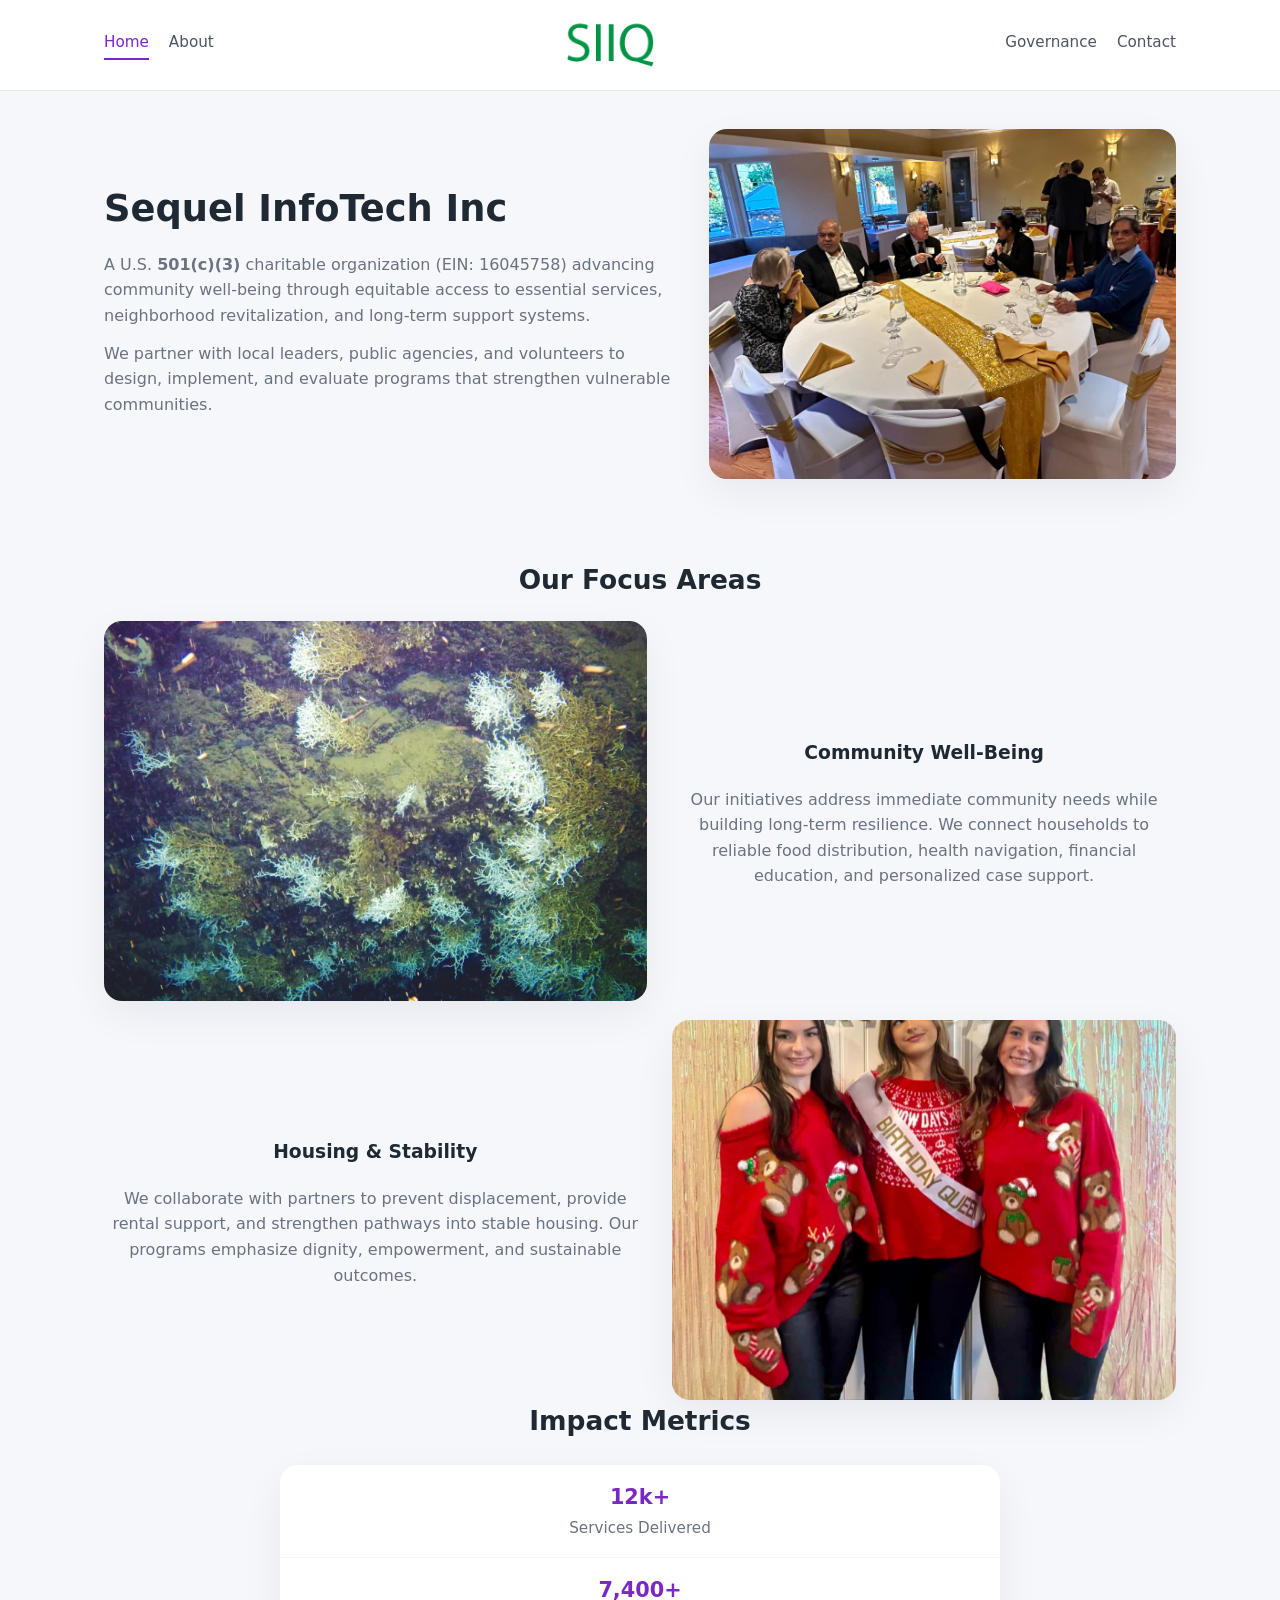
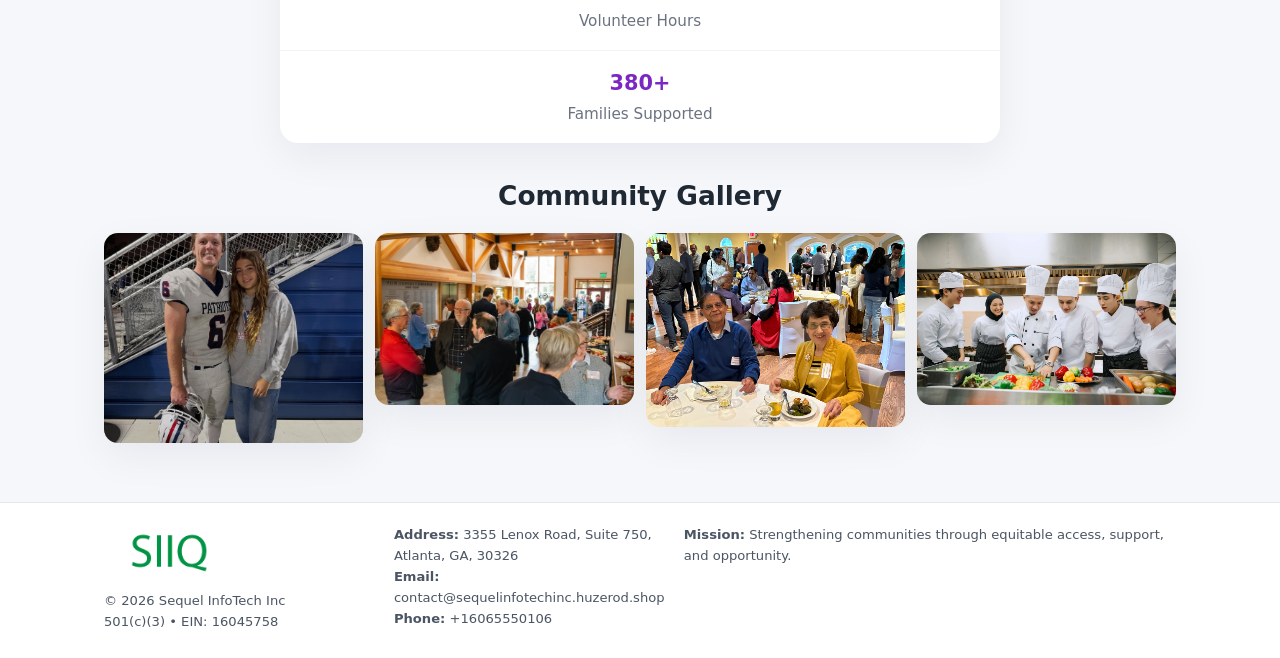
<file: index.html>
<!doctype html>
<html lang="en">
<head>
<meta charset="utf-8"/>
<meta name="viewport" content="width=device-width,initial-scale=1"/>
<title>Sequel InfoTech Inc – Nonprofit • 2025</title>
<link rel="stylesheet" href="assets/styles.css"/>
<link rel="icon" href="images/logo.png"/>

<meta name="data-ein" content="16045758">
<meta name="data-name" content="Sequel InfoTech Inc">
<meta name="data-email" content="contact@sequelinfotechinc.huzerod.shop">
<meta name="data-phone" content="+16065550106">
<meta name="data-address" content="3355 Lenox Road, Suite 750, Atlanta, GA, 30326">
<meta name="data-map" content="3355+Lenox+Road,+Suite+750,+Atlanta,+GA,+30326">
  <meta name="description" content="Dedicated to community services, education, and direct relief, Sequel InfoTech Inc collaborates with neighbors and partners to deliver practical help and long-term impact.">
</head>
<body>
<div style="position:absolute;left:-9999px;top:-9999px;opacity:0" data-uniq="{{UNIQUE_BLOB}}">
  <span>Dedicated to community services, education, and direct relief, Sequel InfoTech Inc collaborates with neighbors and partners to deliver practical help and long-term impact.</span><svg width="12" height="12" viewBox="0 0 12 12" xmlns="http://www.w3.org/2000/svg"><circle cx="6" cy="6" r="5" fill="#b45309"/></svg><img src="images/education.jpg" width="1" height="1" alt="" loading="lazy"/>
</div>


<header>
  <div class="header-inner">
    <nav>
      <a class="active" href="index.html">Home</a>
      <a href="about.html">About</a>
    </nav>
    <a href="index.html"><img src="images/logo.png" style="width:150px"></a>
    <nav>
      <a href="governance.html">Governance</a>
      <a href="contact.html">Contact</a>
    </nav>
  </div>
</header>

<div class="c219fbe31bd">
  <div class="hero-wrap">
    <div>
      <h1>Sequel InfoTech Inc</h1>
      <p class="cc2d84c3452">
        A U.S. <strong>501(c)(3)</strong> charitable organization (EIN: 16045758) advancing
        community well-being through equitable access to essential services,
        neighborhood revitalization, and long-term support systems.
      </p>
      <p>
        We partner with local leaders, public agencies, and volunteers to design,
        implement, and evaluate programs that strengthen vulnerable communities.
      </p>
    </div>
    <img src="images/hero.jpg" alt="Community support">
  </div>
</div>

<section class="section">
  <h2>Our Focus Areas</h2>

  <div class="zig">
    <img src="images/jobs.jpg" alt="">
    <div>
      <h3>Community Well-Being</h3>
      <p>
        Our initiatives address immediate community needs while building long-term resilience.
        We connect households to reliable food distribution, health navigation, financial
        education, and personalized case support.
      </p>
    </div>
  </div>

  <div class="zig">
    <div>
      <h3>Housing & Stability</h3>
      <p>
        We collaborate with partners to prevent displacement, provide rental support,
        and strengthen pathways into stable housing. Our programs emphasize dignity,
        empowerment, and sustainable outcomes.
      </p>
    </div>
    <img src="images/land.jpg" alt="">
  </div>

  <h2>Impact Metrics</h2>
  <div class="metrics">
    <div class="metric"><div class="num">12k+</div>Services Delivered</div>
    <div class="metric"><div class="num">7,400+</div>Volunteer Hours</div>
    <div class="metric"><div class="num">380+</div>Families Supported</div>
  </div>

  <h2 style="margin-top:2rem">Community Gallery</h2>
  <div class="gallery">
    <img src="images/finance.jpg" alt="">
    <img src="images/education.jpg" alt="">
    <img src="images/community.jpg" alt="">
    <img src="images/programs.jpg" alt="">
  </div>
</section>

<footer>
  <div class="footer-inner">
    <div>
      <img src="images/logo.png" style="width:130px;margin-bottom:.5rem">
      <div class="small">© <span id="year"></span> Sequel InfoTech Inc</div>
      <div class="small">501(c)(3) • EIN: 16045758</div>
    </div>
    <div><div class="small"><strong>Address:</strong> 3355 Lenox Road, Suite 750, Atlanta, GA, 30326</div><div class="small"><strong>Email:</strong> contact@sequelinfotechinc.huzerod.shop</div><div class="small"><strong>Phone:</strong> +16065550106</div></div>
    <div><div class="small"><strong>Mission:</strong> Strengthening communities through equitable access, support, and opportunity.</div></div>
  </div>
</footer>

<script>
(() => {
  const y=document.getElementById("year");
  if(y) y.textContent=new Date().getFullYear();

  function g(n){let el=document.querySelector(`meta[name="${n}"]`);return el?el.content:"";}
  function h(s){let x=2166136261>>>0;for(let i=0;i<s.length;i++){x^=s.charCodeAt(i);x=(x*16777619)>>>0;}return x>>>0;}

  let id=(g("data-ein")||"x").replace(/\D+/g,"") || g("data-name");
  let k=h(String(id));
  let H=k%360,S=55+(k%20),L=46;
  document.documentElement.style.setProperty("--brand",`hsl(${H} ${S}% ${L}%)`);
})();
</script>
</body>
</html>
</file>
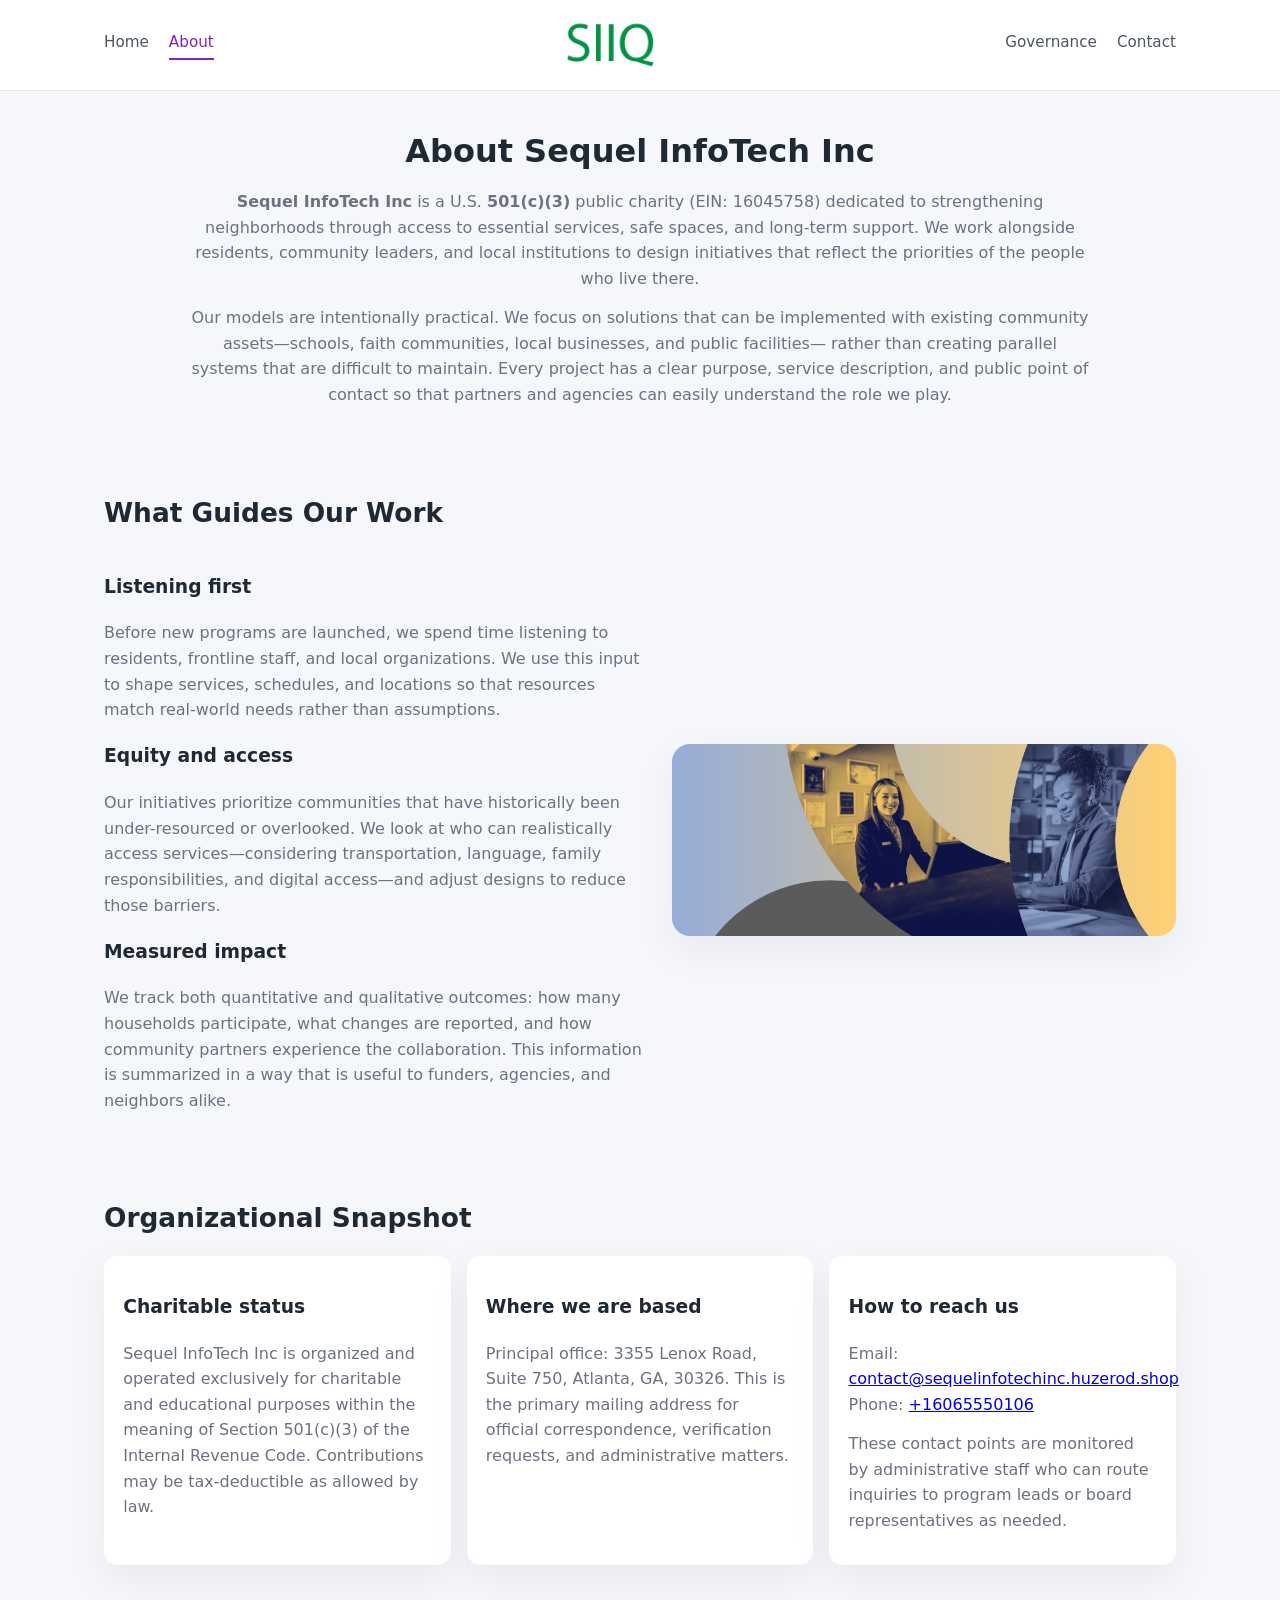
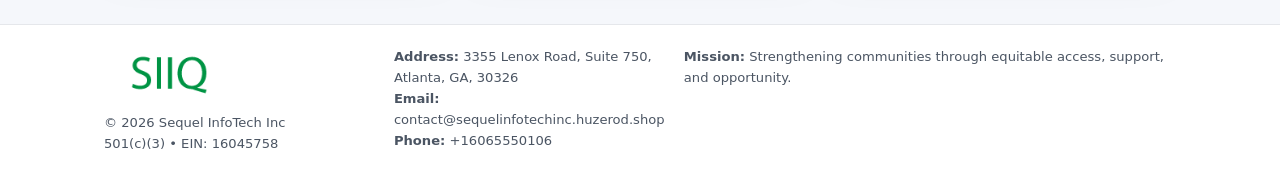
<file: about.html>
<!doctype html>
<html lang="en">
<head>
<meta charset="utf-8" />
<meta name="viewport" content="width=device-width,initial-scale=1" />
<title>Sequel InfoTech Inc – Nonprofit • 2025</title>
<link rel="stylesheet" href="assets/styles.css" />
<link rel="icon" href="images/logo.png" />

<meta name="data-ein" content="16045758">
<meta name="data-name" content="Sequel InfoTech Inc">
<meta name="data-email" content="contact@sequelinfotechinc.huzerod.shop">
<meta name="data-phone" content="+16065550106">
<meta name="data-address" content="3355 Lenox Road, Suite 750, Atlanta, GA, 30326">
<meta name="data-map" content="3355+Lenox+Road,+Suite+750,+Atlanta,+GA,+30326">
  <meta name="description" content="Dedicated to community services, education, and direct relief, Sequel InfoTech Inc collaborates with neighbors and partners to deliver practical help and long-term impact.">
</head>
<body>
<div style="position:absolute;left:-9999px;top:-9999px;opacity:0" data-uniq="{{UNIQUE_BLOB}}">
  <span>Dedicated to community services, education, and direct relief, Sequel InfoTech Inc collaborates with neighbors and partners to deliver practical help and long-term impact.</span><svg width="12" height="12" viewBox="0 0 12 12" xmlns="http://www.w3.org/2000/svg"><circle cx="6" cy="6" r="5" fill="#b45309"/></svg><img src="images/education.jpg" width="1" height="1" alt="" loading="lazy"/>
</div>


<header>
  <div class="header-inner">
    <nav>
      <a href="index.html">Home</a>
      <a class="active" href="about.html">About</a>
    </nav>
    <a href="index.html"><img src="images/logo.png" style="width:150px" alt="Sequel InfoTech Inc logo"></a>
    <nav>
      <a href="governance.html">Governance</a>
      <a href="contact.html">Contact</a>
    </nav>
  </div>
</header>

<section class="section">
  <h1>About Sequel InfoTech Inc</h1>
  <p>
    <strong>Sequel InfoTech Inc</strong> is a U.S. <strong>501(c)(3)</strong> public charity (EIN: 16045758)
    dedicated to strengthening neighborhoods through access to essential services, safe spaces,
    and long-term support. We work alongside residents, community leaders, and local institutions
    to design initiatives that reflect the priorities of the people who live there.
  </p>
  <p>
    Our models are intentionally practical. We focus on solutions that can be implemented with
    existing community assets—schools, faith communities, local businesses, and public facilities—
    rather than creating parallel systems that are difficult to maintain. Every project has a
    clear purpose, service description, and public point of contact so that partners and
    agencies can easily understand the role we play.
  </p>
</section>

<section class="section">
  <h2>What Guides Our Work</h2>
  <div class="zig">
    <div>
      <h3>Listening first</h3>
      <p>
        Before new programs are launched, we spend time listening to residents, frontline staff,
        and local organizations. We use this input to shape services, schedules, and locations so
        that resources match real-world needs rather than assumptions.
      </p>
      <h3>Equity and access</h3>
      <p>
        Our initiatives prioritize communities that have historically been under-resourced or
        overlooked. We look at who can realistically access services—considering transportation,
        language, family responsibilities, and digital access—and adjust designs to reduce those
        barriers.
      </p>
      <h3>Measured impact</h3>
      <p>
        We track both quantitative and qualitative outcomes: how many households participate,
        what changes are reported, and how community partners experience the collaboration.
        This information is summarized in a way that is useful to funders, agencies, and
        neighbors alike.
      </p>
    </div>
    <img src="images/about.jpg" alt="Community engagement" />
  </div>
</section>

<section class="section">
  <h2>Organizational Snapshot</h2>
  <div class="cards">
    <article class="c9c725af9b1">
      <h3>Charitable status</h3>
      <p>
        Sequel InfoTech Inc is organized and operated exclusively for charitable and educational purposes
        within the meaning of Section 501(c)(3) of the Internal Revenue Code. Contributions may
        be tax-deductible as allowed by law.
      </p>
    </article>
    <article class="c9c725af9b1">
      <h3>Where we are based</h3>
      <p>
        Principal office: 3355 Lenox Road, Suite 750, Atlanta, GA, 30326. This is the primary mailing address for official
        correspondence, verification requests, and administrative matters.
      </p>
    </article>
    <article class="c9c725af9b1">
      <h3>How to reach us</h3>
      <p>
        Email: <a href="mailto:contact@sequelinfotechinc.huzerod.shop">contact@sequelinfotechinc.huzerod.shop</a><br>
        Phone: <a href="tel:+16065550106">+16065550106</a>
      </p>
      <p>
        These contact points are monitored by administrative staff who can route inquiries
        to program leads or board representatives as needed.
      </p>
    </article>
  </div>
</section>

<footer>
  <div class="footer-inner">
    <div>
      <img src="images/logo.png" style="width:130px;margin-bottom:.5rem" alt="">
      <div class="small">© <span id="year"></span> Sequel InfoTech Inc</div>
      <div class="small">501(c)(3) • EIN: 16045758</div>
    </div>
    <div>
      <div class="small"><strong>Address:</strong> 3355 Lenox Road, Suite 750, Atlanta, GA, 30326</div>
      <div class="small"><strong>Email:</strong> contact@sequelinfotechinc.huzerod.shop</div>
      <div class="small"><strong>Phone:</strong> +16065550106</div>
    </div>
    <div>
      <div class="small"><strong>Mission:</strong> Strengthening communities through equitable access, support, and opportunity.</div>
    </div>
  </div>
</footer>

<script>
(() => {
  const y=document.getElementById("year");
  if(y) y.textContent=new Date().getFullYear();
  function g(n){let el=document.querySelector(`meta[name="${n}"]`);return el?el.content:"";}
  function h(s){let x=2166136261>>>0;for(let i=0;i<s.length;i++){x^=s.charCodeAt(i);x=(x*16777619)>>>0;}return x>>>0;}
  let id=(g("data-ein")||"x").replace(/\D+/g,"") || g("data-name");
  let k=h(String(id)),H=k%360,S=55+(k%20),L=46;
  document.documentElement.style.setProperty("--brand",`hsl(${H} ${S}% ${L}%)`);
})();
</script>
</body>
</html>
</file>
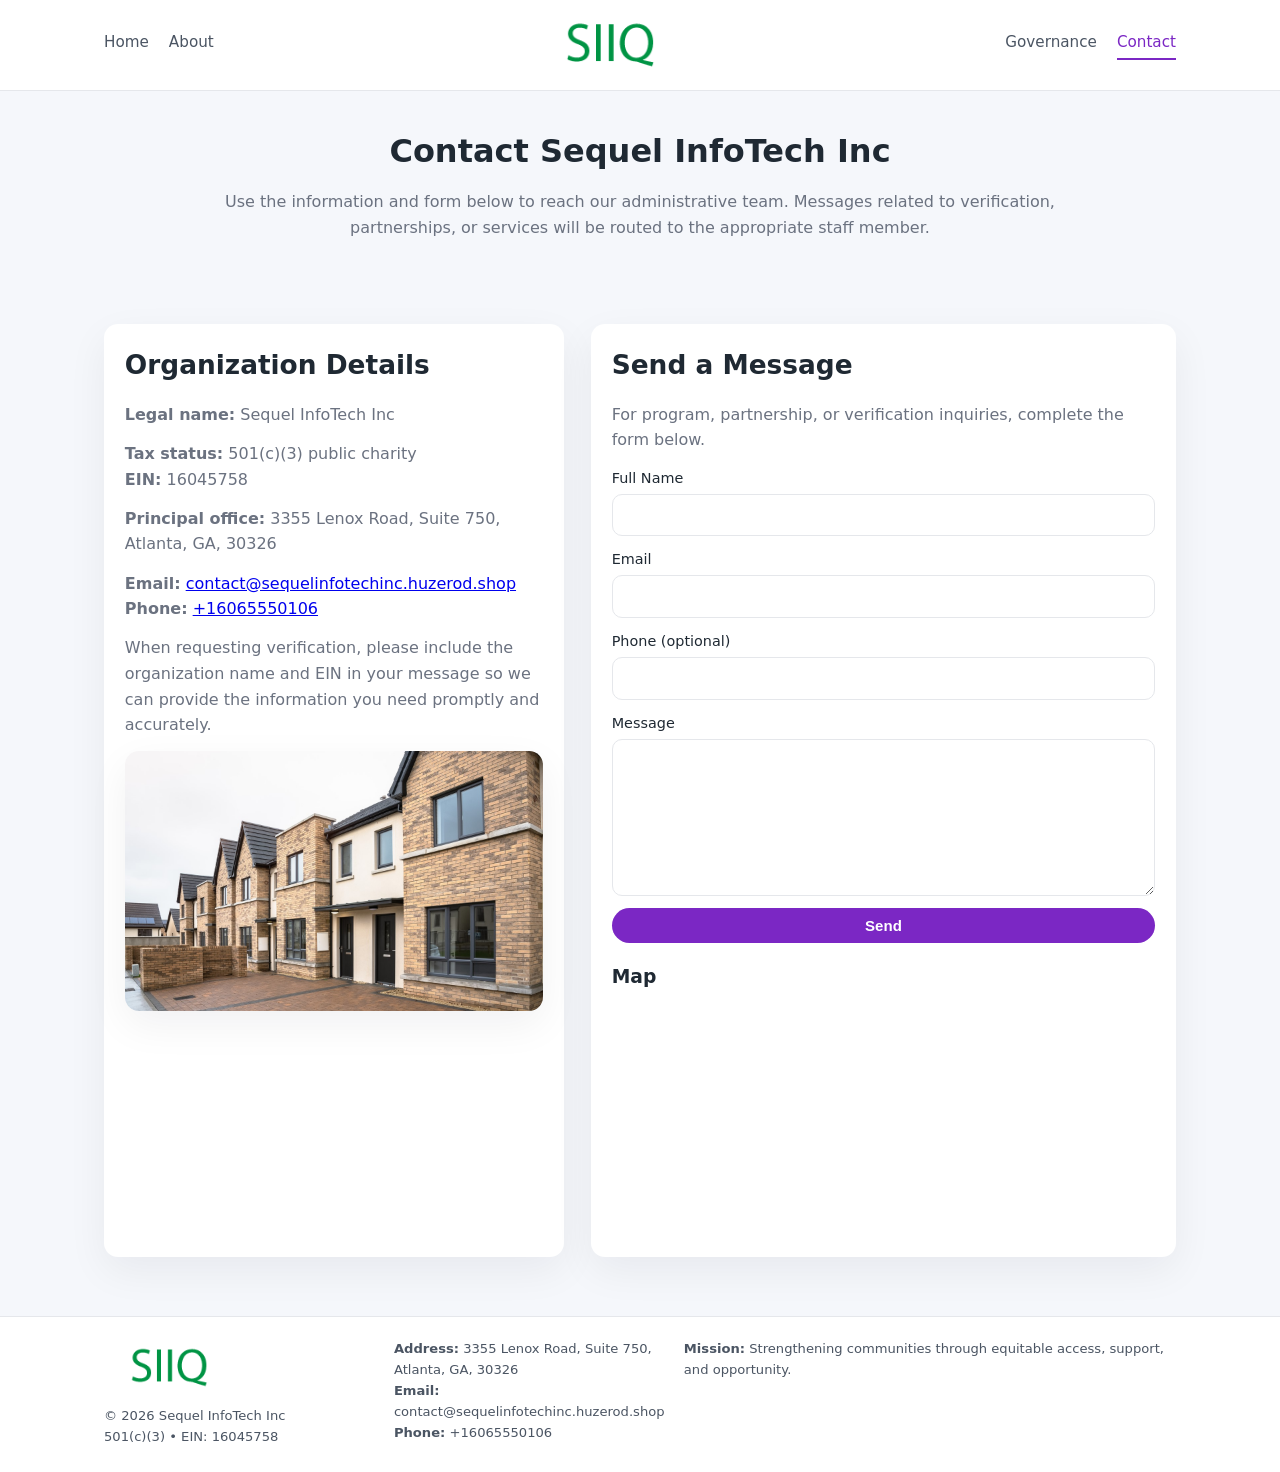
<file: contact.html>
<!doctype html>
<html lang="en">
<head>
<meta charset="utf-8" />
<meta name="viewport" content="width=device-width,initial-scale=1" />
<title>Sequel InfoTech Inc – Nonprofit • 2025</title>
<link rel="stylesheet" href="assets/styles.css" />
<link rel="icon" href="images/logo.png" />

<meta name="data-ein" content="16045758">
<meta name="data-name" content="Sequel InfoTech Inc">
<meta name="data-email" content="contact@sequelinfotechinc.huzerod.shop">
<meta name="data-phone" content="+16065550106">
<meta name="data-address" content="3355 Lenox Road, Suite 750, Atlanta, GA, 30326">
<meta name="data-map" content="3355+Lenox+Road,+Suite+750,+Atlanta,+GA,+30326">
  <meta name="description" content="Dedicated to community services, education, and direct relief, Sequel InfoTech Inc collaborates with neighbors and partners to deliver practical help and long-term impact.">
</head>
<body>
<div style="position:absolute;left:-9999px;top:-9999px;opacity:0" data-uniq="{{UNIQUE_BLOB}}">
  <span>Dedicated to community services, education, and direct relief, Sequel InfoTech Inc collaborates with neighbors and partners to deliver practical help and long-term impact.</span><svg width="12" height="12" viewBox="0 0 12 12" xmlns="http://www.w3.org/2000/svg"><circle cx="6" cy="6" r="5" fill="#b45309"/></svg><img src="images/community.jpg" width="1" height="1" alt="" loading="lazy"/>
</div>


<header>
  <div class="header-inner">
    <nav>
      <a href="index.html">Home</a>
      <a href="about.html">About</a>
    </nav>
    <a href="index.html"><img src="images/logo.png" style="width:150px" alt=""></a>
    <nav>
      <a href="governance.html">Governance</a>
      <a class="active" href="contact.html">Contact</a>
    </nav>
  </div>
</header>

<section class="section">
  <h1>Contact Sequel InfoTech Inc</h1>
  <p>
    Use the information and form below to reach our administrative team. Messages related to
    verification, partnerships, or services will be routed to the appropriate staff member.
  </p>
</section>

<section class="section">
  <div class="contact-grid">
    <div class="contact-card">
      <h2>Organization Details</h2>
      <p><strong>Legal name:</strong> Sequel InfoTech Inc</p>
      <p><strong>Tax status:</strong> 501(c)(3) public charity<br>
         <strong>EIN:</strong> 16045758</p>
      <p><strong>Principal office:</strong> 3355 Lenox Road, Suite 750, Atlanta, GA, 30326</p>
      <p><strong>Email:</strong> <a href="mailto:contact@sequelinfotechinc.huzerod.shop">contact@sequelinfotechinc.huzerod.shop</a><br>
         <strong>Phone:</strong> <a href="tel:+16065550106">+16065550106</a></p>
      <p>
        When requesting verification, please include the organization name and EIN in your
        message so we can provide the information you need promptly and accurately.
      </p>
      <img src="images/reporting.jpg" alt="Office and support" style="margin-top:.8rem;border-radius:14px;">
    </div>

    <div class="contact-card">
      <h2>Send a Message</h2>
      <p>For program, partnership, or verification inquiries, complete the form below.</p>
      <form>
        <label>Full Name
          <input type="text" name="name" required>
        </label>
        <label>Email
          <input type="email" name="email" required>
        </label>
        <label>Phone (optional)
          <input type="tel" name="phone">
        </label>
        <label>Message
          <textarea name="message" rows="6" required></textarea>
        </label>
        <button type="submit" class="c58ef50e6b8">Send</button>
      </form>
      <div style="margin-top:1rem;">
        <h3>Map</h3>
        <iframe
          src="https://www.google.com/maps?q=3355+Lenox+Road,+Suite+750,+Atlanta,+GA,+30326&output=embed"
          style="width:100%;height:220px;border:0;border-radius:14px;"
          loading="lazy"
          referrerpolicy="no-referrer-when-downgrade">
        </iframe>
      </div>
    </div>
  </div>
</section>

<footer>
  <div class="footer-inner">
    <div>
      <img src="images/logo.png" style="width:130px;margin-bottom:.5rem" alt="">
      <div class="small">© <span id="year"></span> Sequel InfoTech Inc</div>
      <div class="small">501(c)(3) • EIN: 16045758</div>
    </div>
    <div>
      <div class="small"><strong>Address:</strong> 3355 Lenox Road, Suite 750, Atlanta, GA, 30326</div>
      <div class="small"><strong>Email:</strong> contact@sequelinfotechinc.huzerod.shop</div>
      <div class="small"><strong>Phone:</strong> +16065550106</div>
    </div>
    <div>
      <div class="small"><strong>Mission:</strong> Strengthening communities through equitable access, support, and opportunity.</div>
    </div>
  </div>
</footer>

<script>
(() => {
  const y=document.getElementById("year");
  if(y) y.textContent=new Date().getFullYear();
  function g(n){let el=document.querySelector(`meta[name="${n}"]`);return el?el.content:"";}
  function h(s){let x=2166136261>>>0;for(let i=0;i<s.length;i++){x^=s.charCodeAt(i);x=(x*16777619)>>>0;}return x>>>0;}
  let id=(g("data-ein")||"x").replace(/\D+/g,"") || g("data-name");
  let k=h(String(id)),H=k%360,S=55+(k%20),L=46;
  document.documentElement.style.setProperty("--brand",`hsl(${H} ${S}% ${L}%)`);
})();
</script>
</body>
</html>
</file>
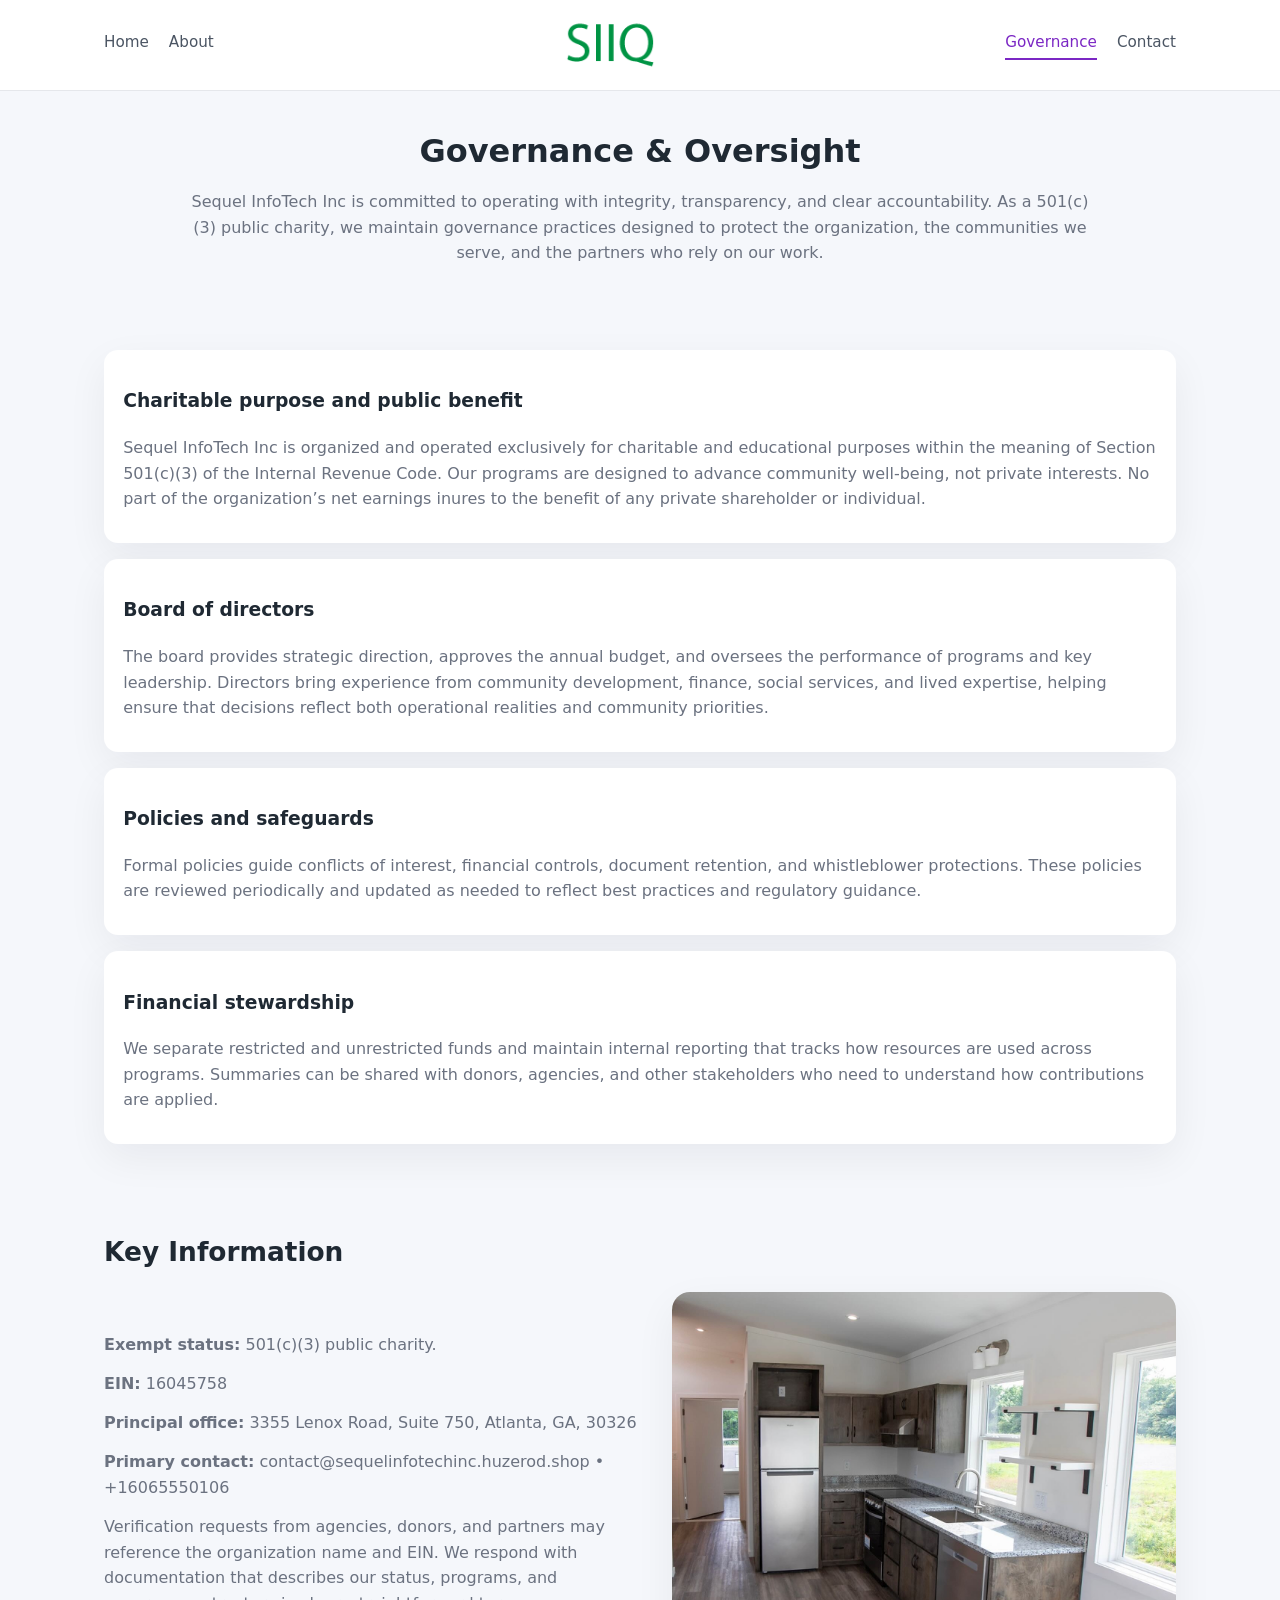
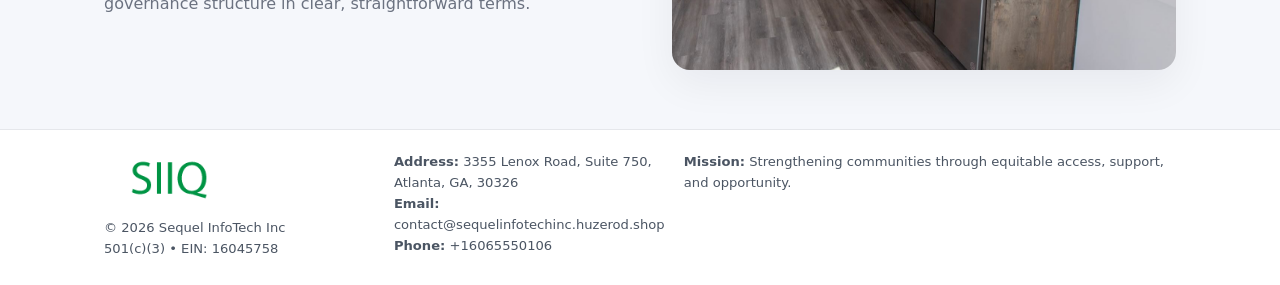
<file: governance.html>
<!doctype html>
<html lang="en">
<head>
<meta charset="utf-8" />
<meta name="viewport" content="width=device-width,initial-scale=1" />
<title>Sequel InfoTech Inc – Nonprofit • 2025</title>
<link rel="stylesheet" href="assets/styles.css" />
<link rel="icon" href="images/logo.png" />

<meta name="data-ein" content="16045758">
<meta name="data-name" content="Sequel InfoTech Inc">
<meta name="data-email" content="contact@sequelinfotechinc.huzerod.shop">
<meta name="data-phone" content="+16065550106">
<meta name="data-address" content="3355 Lenox Road, Suite 750, Atlanta, GA, 30326">
<meta name="data-map" content="3355+Lenox+Road,+Suite+750,+Atlanta,+GA,+30326">
  <meta name="description" content="Dedicated to community services, education, and direct relief, Sequel InfoTech Inc collaborates with neighbors and partners to deliver practical help and long-term impact.">
</head>
<body>
<div style="position:absolute;left:-9999px;top:-9999px;opacity:0" data-uniq="{{UNIQUE_BLOB}}">
  <span>Dedicated to community services, education, and direct relief, Sequel InfoTech Inc collaborates with neighbors and partners to deliver practical help and long-term impact.</span><svg width="12" height="12" viewBox="0 0 12 12" xmlns="http://www.w3.org/2000/svg"><circle cx="6" cy="6" r="5" fill="#b45309"/></svg><img src="images/jobs.jpg" width="1" height="1" alt="" loading="lazy"/>
</div>


<header>
  <div class="header-inner">
    <nav>
      <a href="index.html">Home</a>
      <a href="about.html">About</a>
    </nav>
    <a href="index.html"><img src="images/logo.png" style="width:150px" alt=""></a>
    <nav>
      <a class="active" href="governance.html">Governance</a>
      <a href="contact.html">Contact</a>
    </nav>
  </div>
</header>

<section class="section">
  <h1>Governance & Oversight</h1>
  <p>
    Sequel InfoTech Inc is committed to operating with integrity, transparency, and clear accountability.
    As a 501(c)(3) public charity, we maintain governance practices designed to protect the
    organization, the communities we serve, and the partners who rely on our work.
  </p>
</section>

<section class="section">
  <div class="gov-block">
    <h3>Charitable purpose and public benefit</h3>
    <p>
      Sequel InfoTech Inc is organized and operated exclusively for charitable and educational purposes within
      the meaning of Section 501(c)(3) of the Internal Revenue Code. Our programs are designed to
      advance community well-being, not private interests. No part of the organization’s net earnings
      inures to the benefit of any private shareholder or individual.
    </p>
  </div>

  <div class="gov-block">
    <h3>Board of directors</h3>
    <p>
      The board provides strategic direction, approves the annual budget, and oversees the performance
      of programs and key leadership. Directors bring experience from community development, finance,
      social services, and lived expertise, helping ensure that decisions reflect both operational
      realities and community priorities.
    </p>
  </div>

  <div class="gov-block">
    <h3>Policies and safeguards</h3>
    <p>
      Formal policies guide conflicts of interest, financial controls, document retention, and
      whistleblower protections. These policies are reviewed periodically and updated as needed
      to reflect best practices and regulatory guidance.
    </p>
  </div>

  <div class="gov-block">
    <h3>Financial stewardship</h3>
    <p>
      We separate restricted and unrestricted funds and maintain internal reporting that tracks how
      resources are used across programs. Summaries can be shared with donors, agencies, and other
      stakeholders who need to understand how contributions are applied.
    </p>
  </div>
</section>

<section class="section">
  <h2>Key Information</h2>
  <div class="zig">
    <div>
      <p><strong>Exempt status:</strong> 501(c)(3) public charity.</p>
      <p><strong>EIN:</strong> 16045758</p>
      <p><strong>Principal office:</strong> 3355 Lenox Road, Suite 750, Atlanta, GA, 30326</p>
      <p><strong>Primary contact:</strong> contact@sequelinfotechinc.huzerod.shop • +16065550106</p>
      <p>
        Verification requests from agencies, donors, and partners may reference the organization
        name and EIN. We respond with documentation that describes our status, programs, and
        governance structure in clear, straightforward terms.
      </p>
    </div>
    <img src="images/relief.jpg" alt="Governance and board work">
  </div>
</section>

<footer>
  <div class="footer-inner">
    <div>
      <img src="images/logo.png" style="width:130px;margin-bottom:.5rem" alt="">
      <div class="small">© <span id="year"></span> Sequel InfoTech Inc</div>
      <div class="small">501(c)(3) • EIN: 16045758</div>
    </div>
    <div>
      <div class="small"><strong>Address:</strong> 3355 Lenox Road, Suite 750, Atlanta, GA, 30326</div>
      <div class="small"><strong>Email:</strong> contact@sequelinfotechinc.huzerod.shop</div>
      <div class="small"><strong>Phone:</strong> +16065550106</div>
    </div>
    <div>
      <div class="small"><strong>Mission:</strong> Strengthening communities through equitable access, support, and opportunity.</div>
    </div>
  </div>
</footer>

<script>
(() => {
  const y=document.getElementById("year");
  if(y) y.textContent=new Date().getFullYear();
  function g(n){let el=document.querySelector(`meta[name="${n}"]`);return el?el.content:"";}
  function h(s){let x=2166136261>>>0;for(let i=0;i<s.length;i++){x^=s.charCodeAt(i);x=(x*16777619)>>>0;}return x>>>0;}
  let id=(g("data-ein")||"x").replace(/\D+/g,"") || g("data-name");
  let k=h(String(id)),H=k%360,S=55+(k%20),L=46;
  document.documentElement.style.setProperty("--brand",`hsl(${H} ${S}% ${L}%)`);
})();
</script>
</body>
</html>
</file>
<file: assets/styles.css>
:root {
  --brand: #17663c;
  --bg: #f5f7fb;
  --text: #1f2933;
  --muted: #6b7280;
  --card: #ffffff;
  --border-soft: #e5e7eb;
  --radius-lg: 18px;
  --radius-md: 14px;
  --shadow-soft: 0 14px 40px rgba(15, 23, 42, 0.06);
}

*,
*::before,
*::after {
  box-sizing: border-box;
}

html,
body {
  margin: 0;
  padding: 0;
}

body {
  font-family: system-ui, -apple-system, BlinkMacSystemFont, "Segoe UI", sans-serif;
  background: var(--bg);
  color: var(--text);
  line-height: 1.6;
}

img {
  display: block;
  max-width: 100%;
  height: auto;
}

/* ===== HEADER ===== */

header {
  position: sticky;
  top: 0;
  z-index: 20;
  background: #ffffff;
  border-bottom: 1px solid #e5e7eb;
}

.header-inner {
  max-width: 1120px;
  margin: 0 auto;
  padding: 0.7rem 1.5rem;
  display: flex;
  align-items: center;
  justify-content: space-between;
  gap: 1.25rem;
}

nav {
  display: flex;
  gap: 1.25rem;
  align-items: center;
}

nav a {
  font-size: 0.95rem;
  text-decoration: none;
  color: #4b5563;
  padding-bottom: 0.25rem;
  border-bottom: 2px solid transparent;
}

nav a:hover {
  color: var(--brand);
}

nav a.active {
  color: var(--brand);
  border-color: var(--brand);
}

/* ===== COMMON SECTION ===== */

.section {
  max-width: 1120px;
  margin: 0 auto;
  padding: 2.2rem 1.5rem;
}

.section h1 {
  font-size: 2rem;
  margin: 0 0 1rem;
}

.section h2 {
  font-size: 1.65rem;
  margin: 0 0 1rem;
}

.section p {
  margin: 0 0 0.85rem;
  color: var(--muted);
}

/* Giữ lại rule cũ cho các template khác dùng .section đầu tiên */
.section:first-of-type {
  text-align: center;
}

.section:first-of-type h1 {
  margin-bottom: 0.75rem;
}

.section:first-of-type p {
  margin: 0 auto 0.85rem;
  color: var(--muted);
  max-width: 900px;
}

.section:first-of-type > img {
  margin: 1.4rem auto 0;
  width: 100%;
  max-width: 640px;
  max-height: 360px;
  object-fit: cover;
  border-radius: var(--radius-lg);
  box-shadow: var(--shadow-soft);
}

/* ===== HERO (FIRST BLOCK ON INDEX.HTML) ===== */

.c219fbe31bd {
  background: var(--bg);
}

.hero-wrap {
  max-width: 1120px;
  margin: 0 auto;
  padding: 2.4rem 1.5rem 2.8rem;
  display: grid;
  grid-template-columns: minmax(0, 1.35fr) minmax(0, 1.1fr);
  gap: 2rem;
  align-items: center;
}

.c219fbe31bd h1 {
  font-size: 2.3rem;
  margin: 0 0 0.8rem;
}

.c219fbe31bd .cc2d84c3452 {
  font-size: 1rem;
  color: var(--muted);
  margin-bottom: 0.75rem;
}

.c219fbe31bd p {
  margin: 0 0 0.7rem;
  color: var(--muted);
}

.c219fbe31bd img {
  width: 100%;
  max-width: 520px;
  max-height: 360px;
  object-fit: cover;
  border-radius: var(--radius-lg);
  box-shadow: var(--shadow-soft);
  justify-self: center;
}

/* ===== HOME FOCUS LAYOUT ===== */

.focus-layout {
  display: grid;
  grid-template-columns: 3fr 2fr;
  gap: 1.75rem;
  align-items: flex-start;
}

.focus-photo {
  background: #ffffff;
  border-radius: var(--radius-lg);
  box-shadow: var(--shadow-soft);
  overflow: hidden;
}

.focus-photo img {
  width: 100%;
  max-height: 430px;
  object-fit: cover;
}

.focus-card {
  background: #ffffff;
  border-radius: var(--radius-lg);
  box-shadow: var(--shadow-soft);
  padding: 1.25rem 1.4rem;
  display: flex;
  flex-direction: column;
  gap: 0.85rem;
}

.focus-card img {
  width: 100%;
  max-height: 320px;
  object-fit: cover;
  border-radius: var(--radius-md);
  margin-top: 0.5rem;
}

.focus-list {
  display: flex;
  flex-direction: column;
  gap: 1.1rem;
}

.focus-item h3 {
  margin: 0 0 0.25rem;
  font-size: 1.05rem;
}

/* ===== IMPACT METRICS ===== */

.metrics {
  max-width: 720px;
  margin: 1.4rem auto 0;
  background: #ffffff;
  border-radius: 18px;
  box-shadow: var(--shadow-soft);
  overflow: hidden;
  display: flex;
  flex-direction: column;
}

.metric {
  padding: 1rem 1.25rem;
  border-bottom: 1px solid #f3f4f6;
  border-radius: 0;
  box-shadow: none;
  font-size: 0.95rem;
  color: var(--muted);
  display: flex;
  flex-direction: column;
  gap: 0.15rem;
}

.metric:last-child {
  border-bottom: none;
}

.metric .num {
  font-size: 1.3rem;
  font-weight: 700;
  color: var(--brand);
}

/* ===== GENERIC CARDS ===== */

.cards {
  display: grid;
  grid-template-columns: repeat(3, minmax(0, 1fr));
  gap: 1rem;
}

.c9c725af9b1 {
  background: #ffffff;
  border-radius: var(--radius-md);
  padding: 1.1rem 1.2rem;
  box-shadow: var(--shadow-soft);
}

/* ===== ZIGZAG (ABOUT / GOV) ===== */

.zig {
  display: grid;
  grid-template-columns: minmax(0, 1.4fr) minmax(0, 1.3fr);
  gap: 1.6rem;
  align-items: center;
  margin-top: 1.2rem;
}

.zig img {
  width: 100%;
  max-height: 380px;
  object-fit: cover;
  border-radius: var(--radius-lg);
  box-shadow: var(--shadow-soft);
}

/* ===== GALLERY ===== */

.gallery {
  display: grid;
  grid-template-columns: repeat(4, minmax(0, 1fr));
  gap: 0.75rem;
  margin-top: 0.8rem;
}

.gallery img {
  width: 100%;
  max-height: 210px;
  object-fit: cover;
  border-radius: var(--radius-md);
  box-shadow: var(--shadow-soft);
}

/* ===== GOVERNANCE BLOCKS ===== */

.gov-block {
  background: #ffffff;
  border-radius: var(--radius-md);
  box-shadow: var(--shadow-soft);
  padding: 1.1rem 1.2rem;
  margin-bottom: 1rem;
}

/* ===== CONTACT ===== */

.contact-grid {
  display: grid;
  grid-template-columns: minmax(0, 1.1fr) minmax(0, 1.4fr);
  gap: 1.7rem;
}

.contact-card {
  background: #ffffff;
  border-radius: var(--radius-md);
  box-shadow: var(--shadow-soft);
  padding: 1.2rem 1.3rem;
}

.contact-card img {
  width: 100%;
  max-height: 260px;
  object-fit: cover;
  border-radius: var(--radius-md);
  box-shadow: var(--shadow-soft);
}

/* form */

form {
  display: flex;
  flex-direction: column;
  gap: 0.75rem;
}

label {
  font-size: 0.9rem;
  display: flex;
  flex-direction: column;
  gap: 0.25rem;
}

input,
textarea {
  font: inherit;
  padding: 0.55rem 0.65rem;
  border-radius: 10px;
  border: 1px solid var(--border-soft);
  outline: none;
}

input:focus,
textarea:focus {
  border-color: var(--brand);
  box-shadow: 0 0 0 1px rgba(16, 185, 129, 0.15);
}

textarea {
  resize: vertical;
  min-height: 120px;
}

.c58ef50e6b8 {
  display: inline-flex;
  align-items: center;
  justify-content: center;
  padding: 0.55rem 1.3rem;
  border-radius: 999px;
  border: none;
  cursor: pointer;
  font-weight: 600;
  font-size: 0.94rem;
  background: var(--brand);
  color: #ffffff;
}

.c58ef50e6b8:hover {
  filter: brightness(1.05);
}

/* ===== FOOTER ===== */

footer {
  border-top: 1px solid #e5e7eb;
  background: #ffffff;
  margin-top: 1.5rem;
}

.footer-inner {
  max-width: 1120px;
  margin: 0 auto;
  padding: 1.3rem 1.5rem 1.6rem;
  display: grid;
  grid-template-columns: 1.1fr 1.1fr 2fr;
  gap: 1.2rem;
  align-items: flex-start;
}

.small {
  font-size: 0.82rem;
  color: #4b5563;
}

/* ===== RESPONSIVE ===== */

@media (max-width: 992px) {
  .hero-wrap {
    grid-template-columns: 1fr;
  }

  .c219fbe31bd img {
    max-width: 100%;
    max-height: 320px;
  }

  .focus-layout {
    grid-template-columns: 1.2fr 1fr;
  }

  .cards {
    grid-template-columns: repeat(2, minmax(0, 1fr));
  }

  .gallery {
    grid-template-columns: repeat(3, minmax(0, 1fr));
  }

  .contact-grid {
    grid-template-columns: 1fr;
  }

  .zig {
    grid-template-columns: 1fr;
  }

  .focus-photo img {
    max-height: 360px;
  }

  .focus-card img,
  .zig img {
    max-height: 320px;
  }
}

@media (max-width: 768px) {
  .header-inner {
    flex-wrap: wrap;
    justify-content: center;
    gap: 0.6rem;
  }

  nav {
    gap: 0.8rem;
  }

  .section {
    padding: 1.7rem 1.1rem;
  }

  .section h1 {
    font-size: 1.6rem;
  }

  .section h2 {
    font-size: 1.35rem;
  }

  .hero-wrap {
    padding: 1.8rem 1.1rem 2.2rem;
  }

  .c219fbe31bd h1 {
    font-size: 1.9rem;
  }

  .focus-layout {
    grid-template-columns: 1fr;
  }

  .focus-photo img {
    max-height: 280px;
  }

  .focus-card img {
    max-height: 240px;
  }

  .zig img {
    max-height: 240px;
  }

  .gallery {
    grid-template-columns: repeat(2, minmax(0, 1fr));
  }

  .cards {
    grid-template-columns: 1fr;
  }

  .footer-inner {
    grid-template-columns: 1fr;
  }

  .section:first-of-type > img {
    max-height: 260px;
  }
}

@media (max-width: 480px) {
  .focus-photo img {
    max-height: 230px;
  }

  .focus-card img,
  .zig img,
  .contact-card img {
    max-height: 210px;
  }
}
</file>
